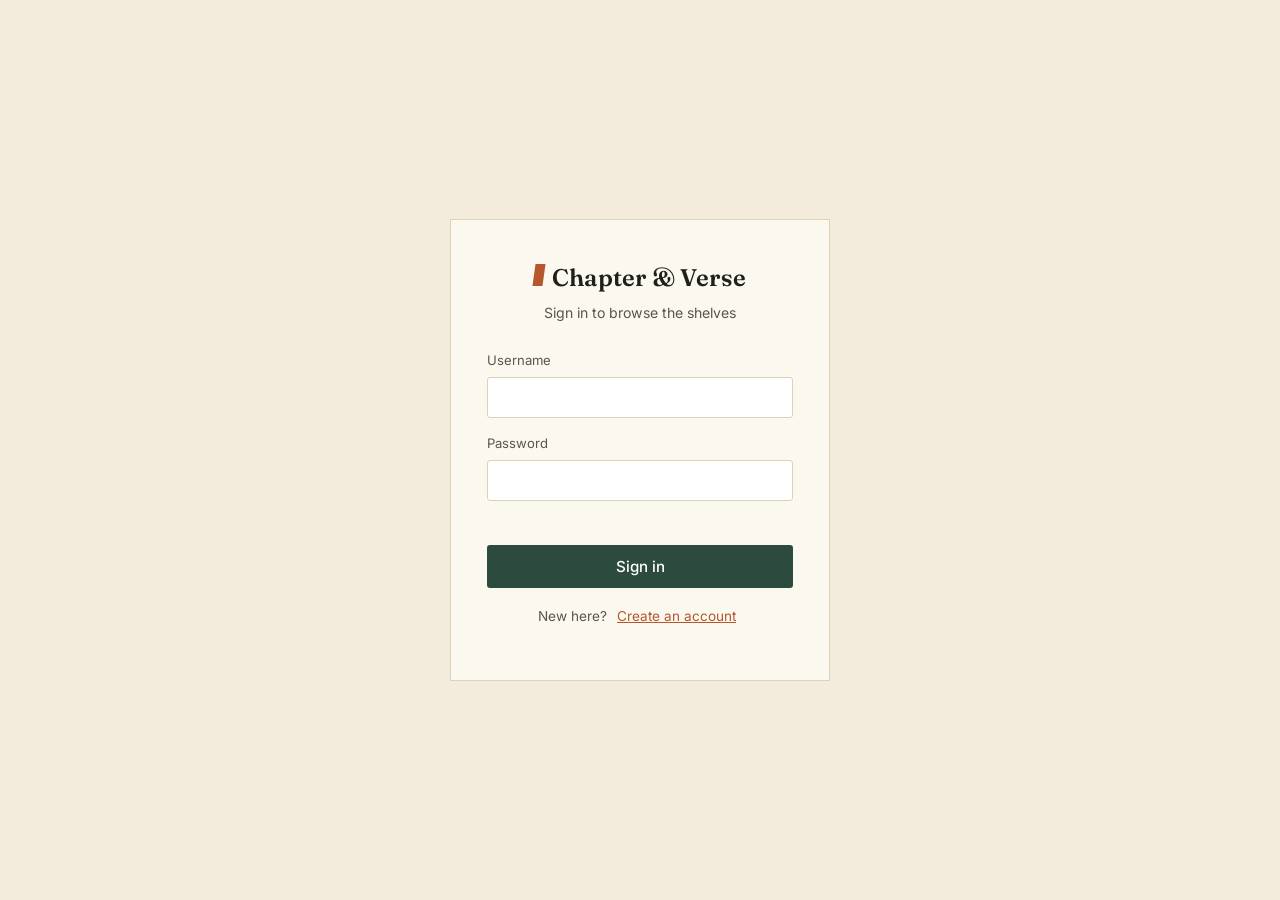
<file: index.html>
<!DOCTYPE html>
<html lang="en">
<head>
<meta charset="UTF-8" />
<meta name="viewport" content="width=device-width, initial-scale=1" />
<title>Chapter &amp; Verse — Bookstore</title>
<link rel="stylesheet" href="css/style.css" />
</head>
<body>

<header class="site-header">
  <div class="container">
    <a href="index.html" class="logo"><span class="mark"></span>Chapter &amp; Verse</a>
    <nav class="nav-right">
      <span class="nav-user" id="nav-user"></span>
      <a href="cart.html" class="cart-link nav-link">
        Cart <span class="cart-count" id="cart-count">0</span>
      </a>
      <button class="logout-btn" id="logout-btn">Log out</button>
    </nav>
  </div>
</header>

<main class="container">

  <section class="hero">
    <div>
      <h1>Small shop, well&nbsp;read shelves.</h1>
      <p>New arrivals and old favourites, picked by hand each week. Add what catches your eye — your cart follows you across the shop.</p>
    </div>
    <div class="hero-shelf" id="hero-shelf" aria-hidden="true"></div>
  </section>

  <div class="toolbar">
    <input type="search" id="search-input" placeholder="Search by title or author…" />
    <div id="genre-chips"></div>
  </div>

  <h2 class="section-title">On the shelf</h2>
  <div class="grid" id="book-grid"></div>

</main>

<footer class="site-footer">
  <div class="container">&copy; 2026 Chapter &amp; Verse. A learning project.</div>
</footer>

<div class="toast" id="toast"></div>

<script src="js/books.js"></script>
<script src="js/auth.js"></script>
<script src="js/cart.js"></script>
<script>
  requireAuth();

  document.getElementById("nav-user").textContent = "Hi, " + currentUser();
  document.getElementById("logout-btn").addEventListener("click", logoutUser);

  // Decorative shelf built from the first few titles — pure CSS, no images.
  const shelf = document.getElementById("hero-shelf");
  BOOKS.slice(0, 8).forEach((b) => {
    const spine = document.createElement("div");
    spine.className = "spine";
    spine.style.background = b.color;
    spine.style.height = 120 + (b.id % 5) * 20 + "px";
    spine.dataset.label = b.title.split(" ")[0];
    shelf.appendChild(spine);
  });

  // Genre filter chips
  const genres = ["all", ...new Set(BOOKS.map((b) => b.genre))];
  const chipWrap = document.getElementById("genre-chips");
  let activeGenre = "all";
  let searchTerm = "";

  genres.forEach((g) => {
    const chip = document.createElement("button");
    chip.className = "chip" + (g === "all" ? " active" : "");
    chip.textContent = g;
    chip.dataset.genre = g;
    chip.addEventListener("click", () => {
      activeGenre = g;
      [...chipWrap.children].forEach((c) => c.classList.toggle("active", c === chip));
      renderGrid();
    });
    chipWrap.appendChild(chip);
  });

  document.getElementById("search-input").addEventListener("input", (e) => {
    searchTerm = e.target.value.trim().toLowerCase();
    renderGrid();
  });

  function renderGrid() {
    const grid = document.getElementById("book-grid");
    const filtered = BOOKS.filter((b) => {
      const matchesGenre = activeGenre === "all" || b.genre === activeGenre;
      const matchesSearch =
        !searchTerm ||
        b.title.toLowerCase().includes(searchTerm) ||
        b.author.toLowerCase().includes(searchTerm);
      return matchesGenre && matchesSearch;
    });

    grid.innerHTML = "";
    if (filtered.length === 0) {
      grid.innerHTML = '<p class="empty-note">No books match that search. Try another title or author.</p>';
      return;
    }

    filtered.forEach((b) => {
      const card = document.createElement("div");
      card.className = "card";
      card.innerHTML = `
        <div class="cover" style="background:${b.color}">${b.title}</div>
        <div class="card-body">
          <div class="card-title">${b.title}</div>
          <div class="card-author">${b.author}</div>
          <div class="card-genre">${b.genre}</div>
          <div class="card-footer">
            <span class="price">$${b.price.toFixed(2)}</span>
            <button class="add-btn" data-id="${b.id}">Add to cart</button>
          </div>
        </div>
      `;
      grid.appendChild(card);
    });

    grid.querySelectorAll(".add-btn").forEach((btn) => {
      btn.addEventListener("click", () => {
        addToCart(btn.dataset.id, 1);
        showToast("Added to cart");
        const original = btn.textContent;
        btn.textContent = "Added ✓";
        btn.disabled = true;
        setTimeout(() => {
          btn.textContent = original;
          btn.disabled = false;
        }, 900);
      });
    });
  }

  updateCartCount();
  renderGrid();
</script>
</body>
</html>
</file>
<file: css/style.css>
/* =========================================================
   Chapter & Verse — Bookstore
   Design tokens
   ========================================================= */
@import url('https://fonts.googleapis.com/css2?family=Fraunces:opsz,wght@9..144,400;9..144,500;9..144,600&family=Inter:wght@400;500;600&display=swap');

:root {
  --bg: #F3ECDC;
  --surface: #FBF8F0;
  --ink: #211F1B;
  --ink-soft: #5B5648;
  --green: #2C4A3E;
  --green-deep: #1D332A;
  --sienna: #B5562B;
  --sienna-deep: #94431F;
  --gold: #A98F5B;
  --line: #DCD2B8;
  --radius: 3px;
  --serif: 'Fraunces', Georgia, serif;
  --sans: 'Inter', -apple-system, Segoe UI, sans-serif;
}

* { box-sizing: border-box; }

html, body {
  margin: 0;
  padding: 0;
  background: var(--bg);
  color: var(--ink);
  font-family: var(--sans);
  line-height: 1.5;
}

a { color: inherit; }

img, svg { max-width: 100%; }

.container {
  max-width: 1120px;
  margin: 0 auto;
  padding: 0 32px;
}

/* ---------- Header ---------- */
.site-header {
  border-bottom: 1px solid var(--line);
  background: var(--bg);
  position: sticky;
  top: 0;
  z-index: 10;
}

.site-header .container {
  display: flex;
  align-items: center;
  justify-content: space-between;
  height: 76px;
}

.logo {
  font-family: var(--serif);
  font-size: 1.5rem;
  font-weight: 600;
  text-decoration: none;
  display: flex;
  align-items: baseline;
  gap: 8px;
  letter-spacing: 0.2px;
}

.logo .mark {
  display: inline-block;
  width: 10px;
  height: 22px;
  background: var(--sienna);
  transform: skewX(-8deg);
}

.nav-right {
  display: flex;
  align-items: center;
  gap: 24px;
  font-size: 0.95rem;
}

.nav-user {
  color: var(--ink-soft);
}

.nav-link {
  text-decoration: none;
  border-bottom: 1px solid transparent;
  padding-bottom: 2px;
  transition: border-color 0.15s ease;
}
.nav-link:hover { border-color: var(--ink); }

.cart-link {
  position: relative;
  text-decoration: none;
  font-weight: 500;
  display: inline-flex;
  align-items: center;
  gap: 6px;
}

.cart-count {
  background: var(--sienna);
  color: #fff;
  font-size: 0.72rem;
  min-width: 18px;
  height: 18px;
  border-radius: 50%;
  display: inline-flex;
  align-items: center;
  justify-content: center;
  padding: 0 4px;
}

.logout-btn {
  background: none;
  border: 1px solid var(--line);
  color: var(--ink-soft);
  padding: 6px 12px;
  border-radius: var(--radius);
  cursor: pointer;
  font-family: var(--sans);
  font-size: 0.85rem;
}
.logout-btn:hover { border-color: var(--ink-soft); color: var(--ink); }

/* ---------- Hero ---------- */
.hero {
  padding: 64px 0 56px;
  display: grid;
  grid-template-columns: 1.1fr 0.9fr;
  gap: 48px;
  align-items: center;
}

.hero h1 {
  font-family: var(--serif);
  font-size: clamp(2.4rem, 4vw, 3.4rem);
  line-height: 1.08;
  margin: 0 0 18px;
  font-weight: 600;
}

.hero p {
  color: var(--ink-soft);
  font-size: 1.05rem;
  max-width: 42ch;
  margin: 0 0 28px;
}

.hero-shelf {
  display: flex;
  align-items: flex-end;
  gap: 6px;
  height: 220px;
  padding: 0 8px;
  border-bottom: 6px solid var(--green-deep);
}

.spine {
  flex: 1;
  border-radius: 2px 2px 0 0;
  position: relative;
}
.spine::after {
  content: attr(data-label);
  writing-mode: vertical-rl;
  transform: rotate(180deg);
  display: block;
  color: rgba(255,255,255,0.85);
  font-family: var(--serif);
  font-size: 0.78rem;
  padding: 14px 0;
  text-align: right;
  height: 100%;
}

/* ---------- Search / filter bar ---------- */
.toolbar {
  display: flex;
  gap: 16px;
  align-items: center;
  flex-wrap: wrap;
  padding: 24px 0;
  border-top: 1px solid var(--line);
  border-bottom: 1px solid var(--line);
  margin-bottom: 40px;
}

.toolbar input[type="search"] {
  flex: 1;
  min-width: 220px;
  padding: 10px 14px;
  border: 1px solid var(--line);
  border-radius: var(--radius);
  background: var(--surface);
  font-family: var(--sans);
  font-size: 0.95rem;
}
.toolbar input[type="search"]:focus {
  outline: 2px solid var(--green);
  outline-offset: 1px;
}

.chip {
  border: 1px solid var(--line);
  background: var(--surface);
  padding: 7px 14px;
  border-radius: 999px;
  font-size: 0.85rem;
  cursor: pointer;
  color: var(--ink-soft);
}
.chip.active {
  background: var(--green);
  border-color: var(--green);
  color: #fff;
}

/* ---------- Book grid ---------- */
.section-title {
  font-family: var(--serif);
  font-size: 1.5rem;
  font-weight: 600;
  margin: 0 0 24px;
}

.grid {
  display: grid;
  grid-template-columns: repeat(auto-fill, minmax(220px, 1fr));
  gap: 28px;
  padding-bottom: 72px;
}

.card {
  background: var(--surface);
  border: 1px solid var(--line);
  display: flex;
  flex-direction: column;
}

.cover {
  height: 168px;
  display: flex;
  align-items: center;
  justify-content: center;
  font-family: var(--serif);
  color: #fff;
  text-align: center;
  padding: 14px;
  font-size: 1.05rem;
  font-weight: 500;
  line-height: 1.25;
}

.card-body {
  padding: 16px 16px 18px;
  display: flex;
  flex-direction: column;
  gap: 4px;
  flex: 1;
}

.card-title {
  font-family: var(--serif);
  font-weight: 600;
  font-size: 1.02rem;
}

.card-author {
  color: var(--ink-soft);
  font-size: 0.85rem;
  margin-bottom: 8px;
}

.card-genre {
  font-size: 0.72rem;
  text-transform: lowercase;
  color: var(--gold);
  margin-bottom: 10px;
}

.card-footer {
  margin-top: auto;
  display: flex;
  align-items: center;
  justify-content: space-between;
}

.price {
  font-weight: 600;
  font-family: var(--serif);
  font-size: 1.05rem;
}

.add-btn {
  background: var(--green);
  color: #fff;
  border: none;
  padding: 8px 14px;
  border-radius: var(--radius);
  font-family: var(--sans);
  font-size: 0.85rem;
  cursor: pointer;
  transition: background 0.15s ease;
}
.add-btn:hover { background: var(--green-deep); }
.add-btn:disabled { background: var(--gold); cursor: default; }

.empty-note {
  color: var(--ink-soft);
  padding: 40px 0;
}

/* ---------- Cart page ---------- */
.cart-page-title {
  font-family: var(--serif);
  font-size: 2rem;
  font-weight: 600;
  margin: 48px 0 32px;
}

.cart-layout {
  display: grid;
  grid-template-columns: 1.6fr 0.9fr;
  gap: 40px;
  padding-bottom: 80px;
  align-items: start;
}

.cart-row {
  display: grid;
  grid-template-columns: 64px 1fr auto auto;
  gap: 16px;
  align-items: center;
  padding: 16px 0;
  border-bottom: 1px solid var(--line);
}

.cart-thumb {
  width: 56px;
  height: 72px;
  border-radius: 2px;
}

.cart-item-title {
  font-family: var(--serif);
  font-weight: 600;
  font-size: 0.98rem;
}
.cart-item-author {
  color: var(--ink-soft);
  font-size: 0.82rem;
}

.qty-control {
  display: flex;
  align-items: center;
  border: 1px solid var(--line);
  border-radius: var(--radius);
}
.qty-control button {
  background: none;
  border: none;
  width: 28px;
  height: 28px;
  cursor: pointer;
  font-size: 1rem;
  color: var(--ink);
}
.qty-control span {
  min-width: 24px;
  text-align: center;
  font-size: 0.9rem;
}

.remove-link {
  background: none;
  border: none;
  color: var(--sienna);
  cursor: pointer;
  font-size: 0.8rem;
  text-decoration: underline;
  font-family: var(--sans);
}

.summary {
  background: var(--surface);
  border: 1px solid var(--line);
  padding: 24px;
}

.summary h2 {
  font-family: var(--serif);
  font-size: 1.2rem;
  margin: 0 0 18px;
}

.summary-row {
  display: flex;
  justify-content: space-between;
  font-size: 0.92rem;
  margin-bottom: 10px;
  color: var(--ink-soft);
}

.summary-total {
  display: flex;
  justify-content: space-between;
  font-family: var(--serif);
  font-size: 1.2rem;
  font-weight: 600;
  border-top: 1px solid var(--line);
  padding-top: 14px;
  margin-top: 8px;
}

.checkout-btn {
  width: 100%;
  margin-top: 20px;
  background: var(--sienna);
  color: #fff;
  border: none;
  padding: 13px;
  font-size: 0.95rem;
  border-radius: var(--radius);
  cursor: pointer;
  font-family: var(--sans);
  font-weight: 500;
}
.checkout-btn:hover { background: var(--sienna-deep); }
.checkout-btn:disabled { background: var(--line); color: var(--ink-soft); cursor: not-allowed; }

.continue-link {
  display: inline-block;
  margin-bottom: 24px;
  font-size: 0.9rem;
  color: var(--ink-soft);
  text-decoration: none;
  border-bottom: 1px solid var(--line);
}

/* ---------- Login page ---------- */
.login-wrap {
  min-height: 100vh;
  display: grid;
  place-items: center;
  padding: 24px;
}

.login-card {
  background: var(--surface);
  border: 1px solid var(--line);
  width: 100%;
  max-width: 380px;
  padding: 40px 36px;
}

.login-card .logo {
  justify-content: center;
  margin-bottom: 6px;
}

.login-tag {
  text-align: center;
  color: var(--ink-soft);
  font-size: 0.88rem;
  margin: 0 0 28px;
}

.field {
  margin-bottom: 16px;
}
.field label {
  display: block;
  font-size: 0.82rem;
  color: var(--ink-soft);
  margin-bottom: 6px;
}
.field input {
  width: 100%;
  padding: 10px 12px;
  border: 1px solid var(--line);
  border-radius: var(--radius);
  font-family: var(--sans);
  font-size: 0.95rem;
  background: #fff;
}
.field input:focus {
  outline: 2px solid var(--green);
  outline-offset: 1px;
}

.form-msg {
  font-size: 0.82rem;
  color: var(--sienna-deep);
  min-height: 18px;
  margin-bottom: 4px;
}

.submit-btn {
  width: 100%;
  background: var(--green);
  color: #fff;
  border: none;
  padding: 12px;
  border-radius: var(--radius);
  font-size: 0.95rem;
  cursor: pointer;
  font-family: var(--sans);
  font-weight: 500;
  margin-top: 6px;
}
.submit-btn:hover { background: var(--green-deep); }

.toggle-mode {
  text-align: center;
  margin-top: 18px;
  font-size: 0.85rem;
  color: var(--ink-soft);
}
.toggle-mode button {
  background: none;
  border: none;
  color: var(--sienna);
  text-decoration: underline;
  cursor: pointer;
  font-family: var(--sans);
  font-size: 0.85rem;
}

/* ---------- Toast ---------- */
.toast {
  position: fixed;
  bottom: 24px;
  left: 50%;
  transform: translateX(-50%) translateY(20px);
  background: var(--ink);
  color: #fff;
  padding: 12px 20px;
  border-radius: var(--radius);
  font-size: 0.88rem;
  opacity: 0;
  pointer-events: none;
  transition: opacity 0.2s ease, transform 0.2s ease;
  z-index: 100;
}
.toast.show {
  opacity: 1;
  transform: translateX(-50%) translateY(0);
}

/* ---------- Footer ---------- */
.site-footer {
  border-top: 1px solid var(--line);
  padding: 28px 0;
  color: var(--ink-soft);
  font-size: 0.82rem;
}

@media (max-width: 720px) {
  .hero { grid-template-columns: 1fr; }
  .cart-layout { grid-template-columns: 1fr; }
  .cart-row { grid-template-columns: 48px 1fr; row-gap: 8px; }
  .cart-row .qty-control, .cart-row .remove-link { grid-column: 2; justify-self: start; }
}
</file>
